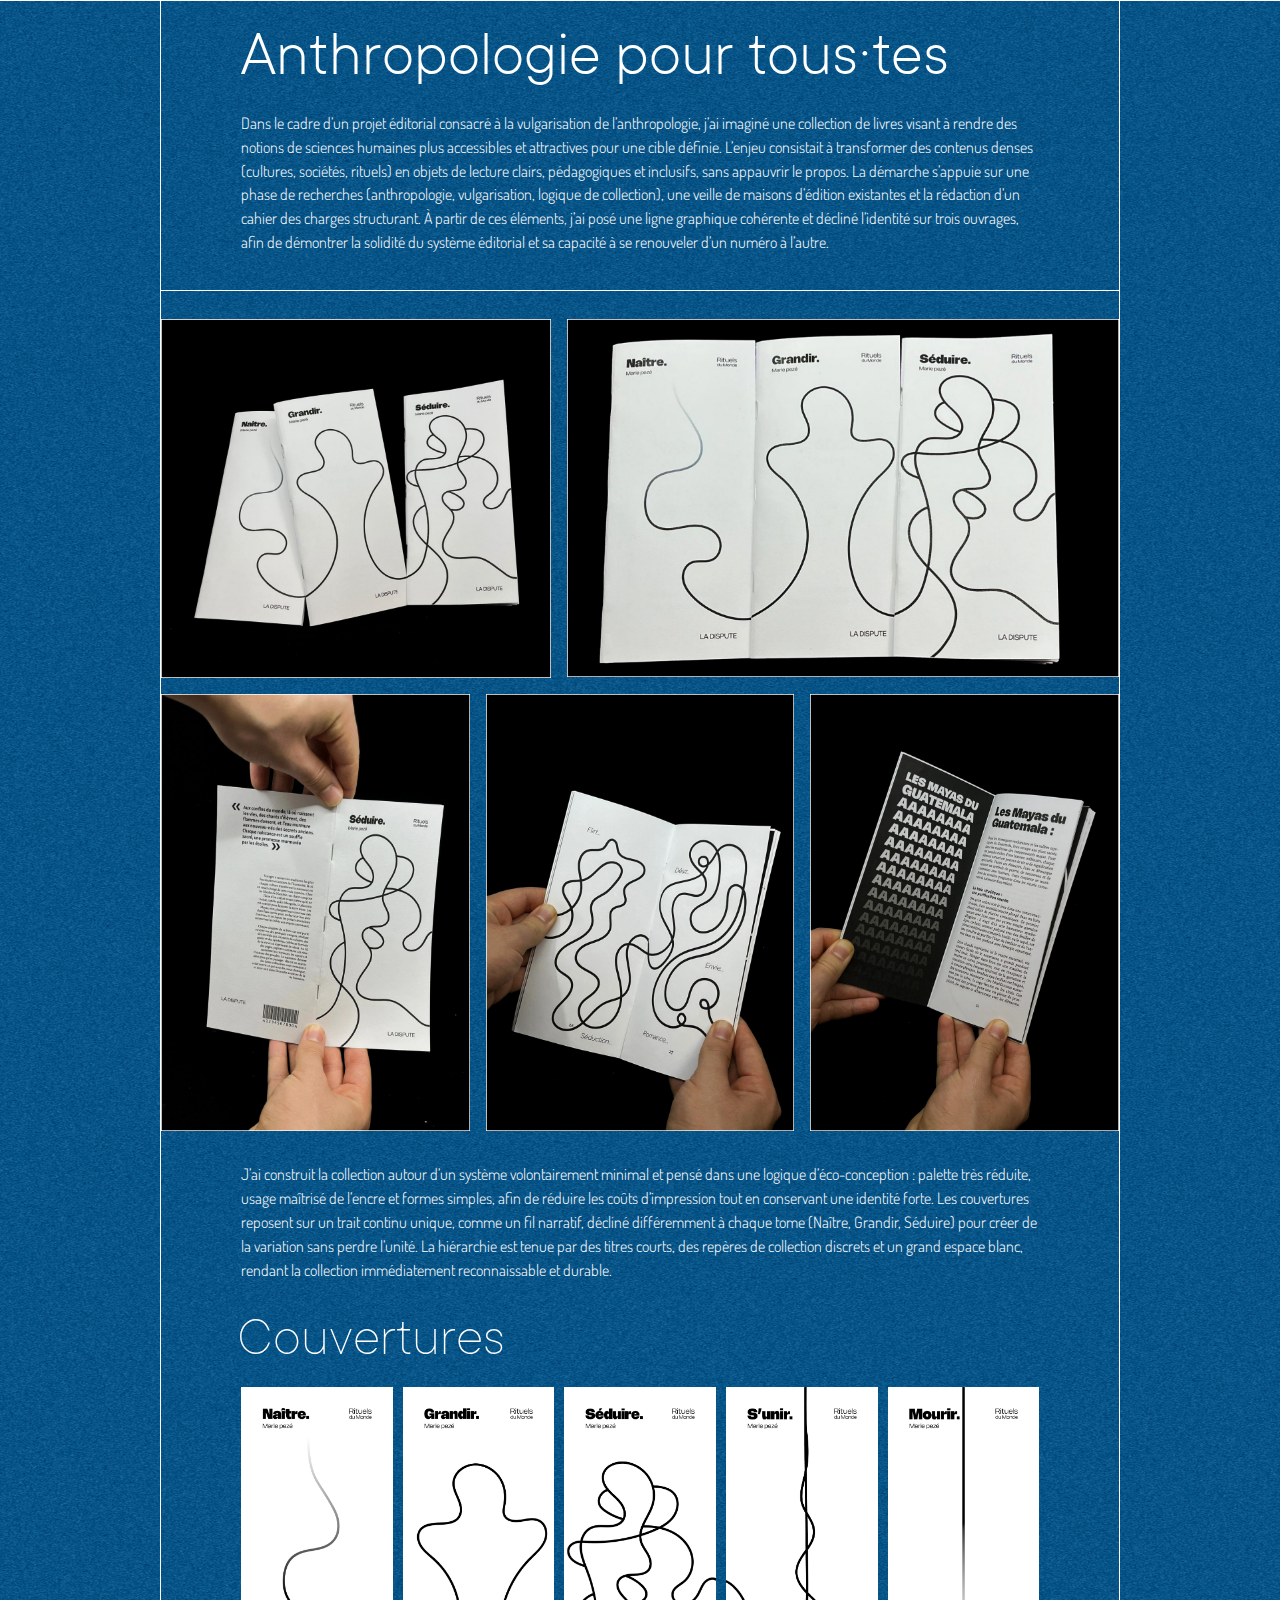
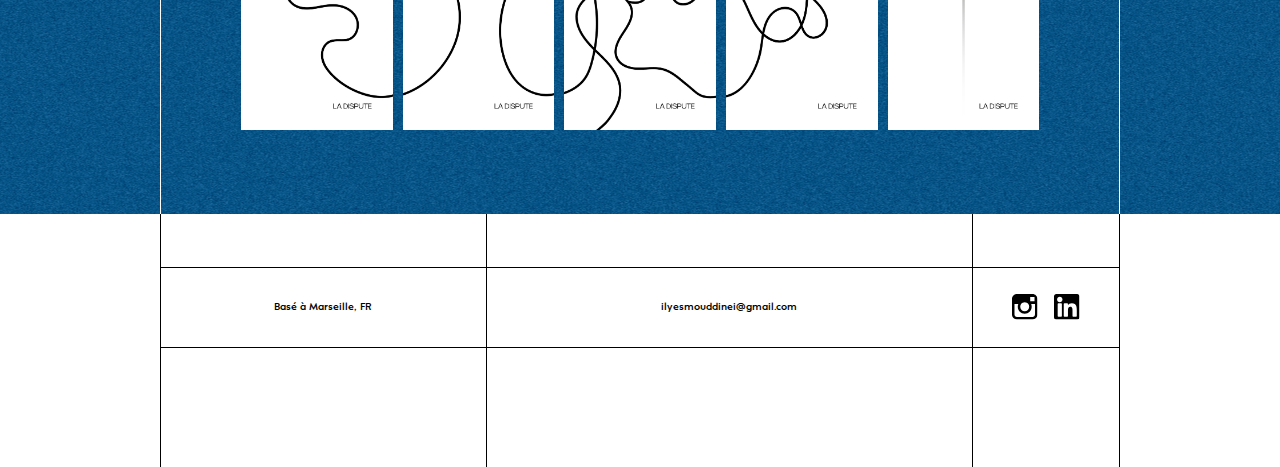
<file: pages/anthropologie.html>
<!doctype html>
<html lang="fr">
  <head>
    <meta charset="UTF-8" />
    <meta name="viewport" content="width=device-width, initial-scale=1.0" />
    <meta http-equiv="X-UA-Compatible" content="ie=edge" />
    <title>MOODYNNE - Anthropologie pour tous·tes</title>
    <link rel="stylesheet" href="./../styles/anthropologie.css" />
    <link rel="icon" type="image/png" href="./../favicon.png" />
  </head>
  <body>
    <nav class="header">
      <a href="./../index.html" class="header__ilyes">Mouddine Ilyes - Designer Graphique</a>
      <div class="header__link-group">
        <a href="./../index.html" class="header__link header__link--active">Projets</a>
        <a href="./about.html" class="header__link">À propos</a>
        <a href="#contact" class="header__link">Contact</a>
      </div>
    </nav>
    <div class="divider divider--permanent"></div>
    <section class="project">
      <h1 class="project__title">Anthropologie pour tous·tes</h1>
      <p class="project__description">
        Dans le cadre d’un projet éditorial consacré à la vulgarisation de l’anthropologie, j’ai imaginé une collection
        de livres visant à rendre des notions de sciences humaines plus accessibles et attractives pour une cible
        définie. L’enjeu consistait à transformer des contenus denses (cultures, sociétés, rituels) en objets de lecture
        clairs, pédagogiques et inclusifs, sans appauvrir le propos. La démarche s’appuie sur une phase de recherches
        (anthropologie, vulgarisation, logique de collection), une veille de maisons d’édition existantes et la
        rédaction d’un cahier des charges structurant. À partir de ces éléments, j’ai posé une ligne graphique cohérente
        et décliné l’identité sur trois ouvrages, afin de démontrer la solidité du système éditorial et sa capacité à se
        renouveler d’un numéro à l’autre.
      </p>
      <div class="divider divider--permanent divider--col-span"></div>
    </section>
    <section class="project">
      <div class="project__pictures project__pictures--anthropologie">
        <img src="./../img/anthropologie/anthropologie1.png" class="anthropologie__first-pic" />
        <img src="./../img/anthropologie/anthropologie2.png" class="anthropologie__second-pic" />
        <img src="./../img/anthropologie/anthropologie3.png" class="anthropologie__other-pic" />
        <img src="./../img/anthropologie/anthropologie4.png" class="anthropologie__other-pic" />
        <img src="./../img/anthropologie/anthropologie5.png" class="anthropologie__other-pic" />
      </div>
      <p class="project__paragraph">
        J’ai construit la collection autour d’un système volontairement minimal et pensé dans une logique
        d’éco-conception : palette très réduite, usage maîtrisé de l’encre et formes simples, afin de réduire les coûts
        d’impression tout en conservant une identité forte. Les couvertures reposent sur un trait continu unique, comme
        un fil narratif, décliné différemment à chaque tome (Naître, Grandir, Séduire) pour créer de la variation sans
        perdre l’unité. La hiérarchie est tenue par des titres courts, des repères de collection discrets et un grand
        espace blanc, rendant la collection immédiatement reconnaissable et durable.
      </p>
      <h2 class="project__other-title project__title--fix">Couvertures</h2>
      <div class="anthropologie__cover project__bottom-spacing">
        <img src="./../img/anthropologie/RENDU NAITRE.jpg" class="anthropologie__cover-pic" loading="lazy" />
        <img src="./../img/anthropologie/RENDU GRANDIR.jpg" class="anthropologie__cover-pic" loading="lazy" />
        <img src="./../img/anthropologie/RENDU SEDUIRE.jpg" class="anthropologie__cover-pic" loading="lazy" />
        <img src="./../img/anthropologie/RENDU S_UNIR.jpg" class="anthropologie__cover-pic" loading="lazy" />
        <img src="./../img/anthropologie/RENDU MOURIR.jpg" class="anthropologie__cover-pic" loading="lazy" />
      </div>
    </section>
    <footer class="footer" id="contact">
      <div class="footer__infos">
        <p class="footer__location">Basé à Marseille, FR</p>
        <div class="footer__divider footer__divider--desktop"></div>
        <p class="footer__mail">ilyesmouddinei@gmail.com</p>
        <div class="footer__divider footer__divider--mobile-only"></div>
        <div class="footer__socials">
          <a href="https://www.instagram.com/moodynne/?hl=fr" target="_blank">
            <img src="./../img/svg/instagram.svg" alt="Lien vers le compte instagram MOODYNNE" />
          </a>
          <a href="https://www.linkedin.com/in/ilyes-mouddine-a035652a7/" target="_blank">
            <img src="./../img/svg/linkedin.svg" alt="Lien vers le compte linkedin MOODYNNE" />
          </a>
        </div>
      </div>
    </footer>
  </body>
</html>
</file>
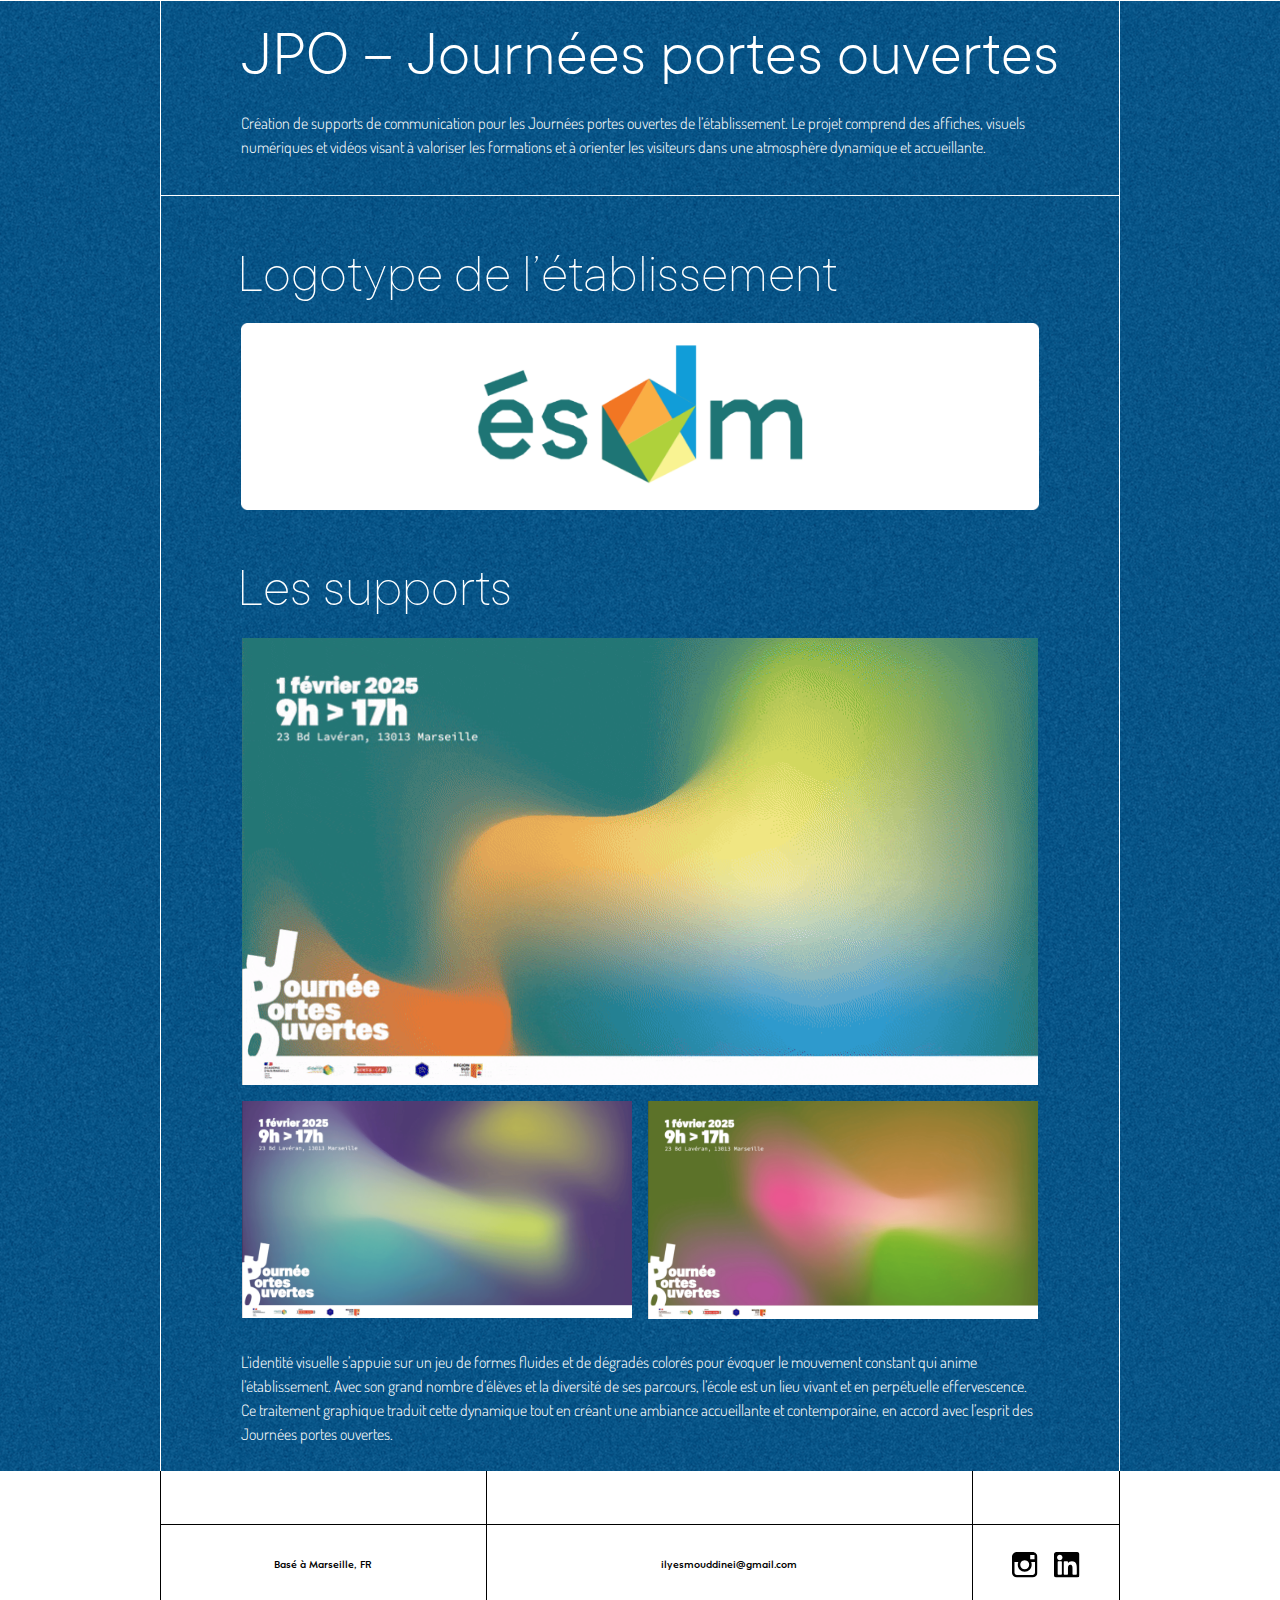
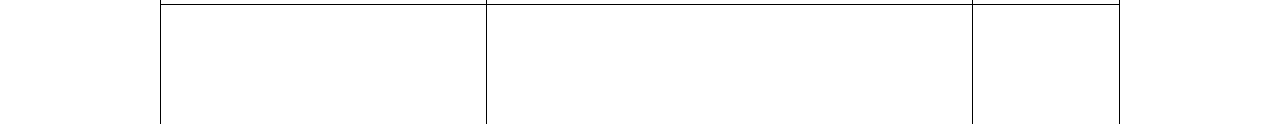
<file: pages/jpo-diderot.html>
<!doctype html>
<html lang="fr">
  <head>
    <meta charset="UTF-8" />
    <meta name="viewport" content="width=device-width, initial-scale=1.0" />
    <meta http-equiv="X-UA-Compatible" content="ie=edge" />
    <title>MOODYNNE - JPO – Journées portes ouvertes</title>
    <link rel="stylesheet" href="./../styles/jpo-diderot.css" />
  </head>
  <body>
    <nav class="header">
      <a href="./../index.html" class="header__ilyes">Mouddine Ilyes - Designer Graphique</a>
      <div class="header__link-group">
        <a href="./../index.html" class="header__link header__link--active">Projets</a>
        <a href="./about.html" class="header__link">À propos</a>
        <a href="#contact" class="header__link">Contact</a>
      </div>
    </nav>
    <div class="divider divider--permanent"></div>
    <section class="project">
      <h1 class="project__title">JPO – Journées portes ouvertes</h1>
      <p class="project__description">
        Création de supports de communication pour les Journées portes ouvertes de l’établissement. Le projet comprend
        des affiches, visuels numériques et vidéos visant à valoriser les formations et à orienter les visiteurs dans
        une atmosphère dynamique et accueillante.
      </p>
      <div class="divider divider--permanent divider--col-span"></div>
    </section>
    <section class="project">
      <h2 class="project__other-title project__other-title--jpo-diderot project__title--fix">
        Logotype de l’établissement
      </h2>
      <img src="./../img/jpo/logotype.png" class="jpo-diderot__logotype" />
      <h2 class="project__other-title project__other-title--jpo-diderot project__title--fix">Les supports</h2>
      <div class="project__pictures project__pictures--jpo-diderot">
        <img src="./../img/jpo/jpo-loop.gif" class="jpo-diderot__gif" />
        <img src="./../img/jpo/jpo2.png" class="jpo-diderot__other-pic jpo-diderot__other-pic--left" />
        <img src="./../img/jpo/jpo3.png" class="jpo-diderot__other-pic" />
      </div>
      <p class="project__paragraph">
        L’identité visuelle s’appuie sur un jeu de formes fluides et de dégradés colorés pour évoquer le mouvement
        constant qui anime l’établissement. Avec son grand nombre d’élèves et la diversité de ses parcours, l’école est
        un lieu vivant et en perpétuelle effervescence. Ce traitement graphique traduit cette dynamique tout en créant
        une ambiance accueillante et contemporaine, en accord avec l’esprit des Journées portes ouvertes.
      </p>
    </section>
    <footer class="footer" id="contact">
      <div class="footer__infos">
        <p class="footer__location">Basé à Marseille, FR</p>
        <div class="footer__divider footer__divider--desktop"></div>
        <p class="footer__mail">ilyesmouddinei@gmail.com</p>
        <div class="footer__divider"></div>
        <div class="footer__socials">
          <a href="https://www.instagram.com/moodynne/?hl=fr" target="_blank">
            <img src="./../img/svg/instagram.svg" alt="Lien vers le compte instagram MOODYNNE" />
          </a>
          <a href="https://www.linkedin.com/in/ilyes-mouddine-a035652a7/" target="_blank">
            <img src="./../img/svg/linkedin.svg" alt="Lien vers le compte linkedin MOODYNNE" />
          </a>
        </div>
      </div>
    </footer>
  </body>
</html>
</file>
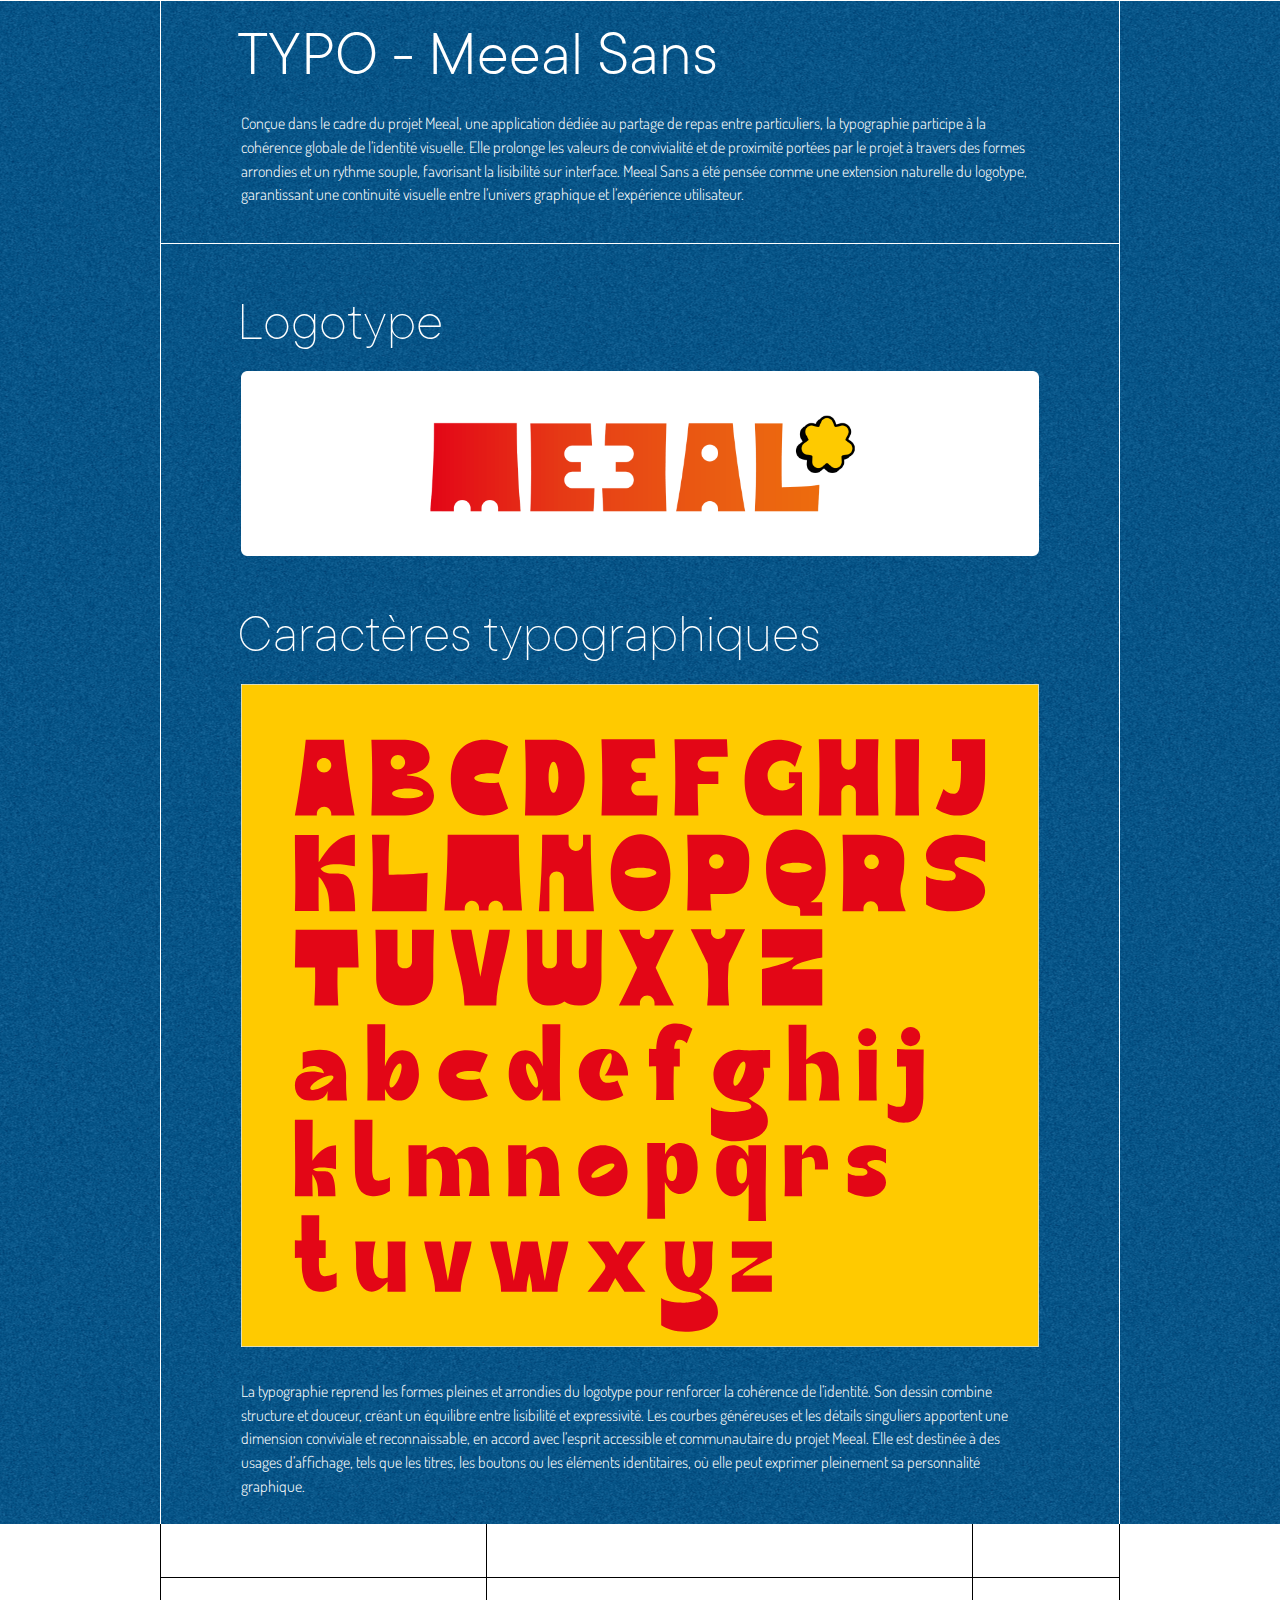
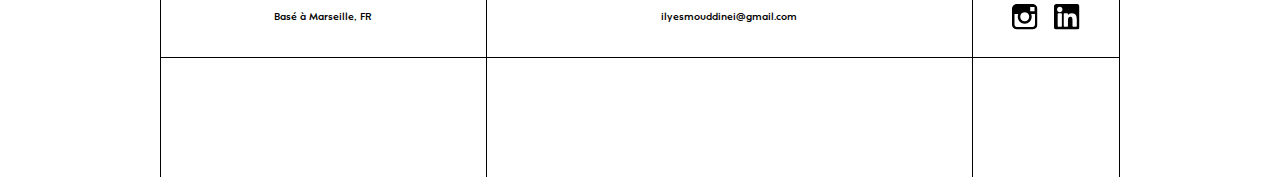
<file: pages/meeal-sans.html>
<!doctype html>
<html lang="fr">
  <head>
    <meta charset="UTF-8" />
    <meta name="viewport" content="width=device-width, initial-scale=1.0" />
    <meta http-equiv="X-UA-Compatible" content="ie=edge" />
    <title>MOODYNNE - TYPO - Meeal Sans</title>
    <link rel="stylesheet" href="./../styles/meeal-sans.css" />
  </head>
  <body>
    <nav class="header">
      <a href="./../index.html" class="header__ilyes">Mouddine Ilyes - Designer Graphique</a>
      <div class="header__link-group">
        <a href="./../index.html" class="header__link header__link--active">Projets</a>
        <a href="./about.html" class="header__link">À propos</a>
        <a href="#contact" class="header__link">Contact</a>
      </div>
    </nav>
    <div class="divider divider--permanent"></div>
    <section class="project">
      <h1 class="project__title project__title--fix">TYPO - Meeal Sans</h1>
      <p class="project__description">
        Conçue dans le cadre du projet Meeal, une application dédiée au partage de repas entre particuliers, la
        typographie participe à la cohérence globale de l’identité visuelle. Elle prolonge les valeurs de convivialité
        et de proximité portées par le projet à travers des formes arrondies et un rythme souple, favorisant la
        lisibilité sur interface. Meeal Sans a été pensée comme une extension naturelle du logotype, garantissant une
        continuité visuelle entre l’univers graphique et l’expérience utilisateur.
      </p>
      <div class="divider divider--permanent divider--col-span"></div>
    </section>
    <section class="project">
      <h2 class="project__other-title project__other-title--meal-sans project__title--fix">Logotype</h2>
      <img
        src="./../img/meeal-sans/logotype.png"
        class="meeal-sans__medias"
        alt="Utilisation de la police sur un logo donnée"
      />
      <h2 class="project__other-title project__other-title--meal-sans project__title--fix">
        Caractères typographiques
      </h2>
      <img
        src="./../img/meeal-sans/characters.svg"
        class="meeal-sans__medias"
        alt="Toutes les lettres de l'alphabet ayant comme police MEEAL-SANS"
      />
      <p class="project__paragraph">
        La typographie reprend les formes pleines et arrondies du logotype pour renforcer la cohérence de l’identité.
        Son dessin combine structure et douceur, créant un équilibre entre lisibilité et expressivité. Les courbes
        généreuses et les détails singuliers apportent une dimension conviviale et reconnaissable, en accord avec
        l’esprit accessible et communautaire du projet Meeal. Elle est destinée à des usages d’affichage, tels que les
        titres, les boutons ou les éléments identitaires, où elle peut exprimer pleinement sa personnalité graphique.
      </p>
    </section>
    <footer class="footer" id="contact">
      <div class="footer__infos">
        <p class="footer__location">Basé à Marseille, FR</p>
        <div class="footer__divider footer__divider--desktop"></div>
        <p class="footer__mail">ilyesmouddinei@gmail.com</p>
        <div class="footer__divider"></div>
        <div class="footer__socials">
          <a href="https://www.instagram.com/moodynne/?hl=fr" target="_blank">
            <img src="./../img/svg/instagram.svg" alt="Lien vers le compte instagram MOODYNNE" />
          </a>
          <a href="https://www.linkedin.com/in/ilyes-mouddine-a035652a7/" target="_blank">
            <img src="./../img/svg/linkedin.svg" alt="Lien vers le compte linkedin MOODYNNE" />
          </a>
        </div>
      </div>
    </footer>
  </body>
</html>
</file>
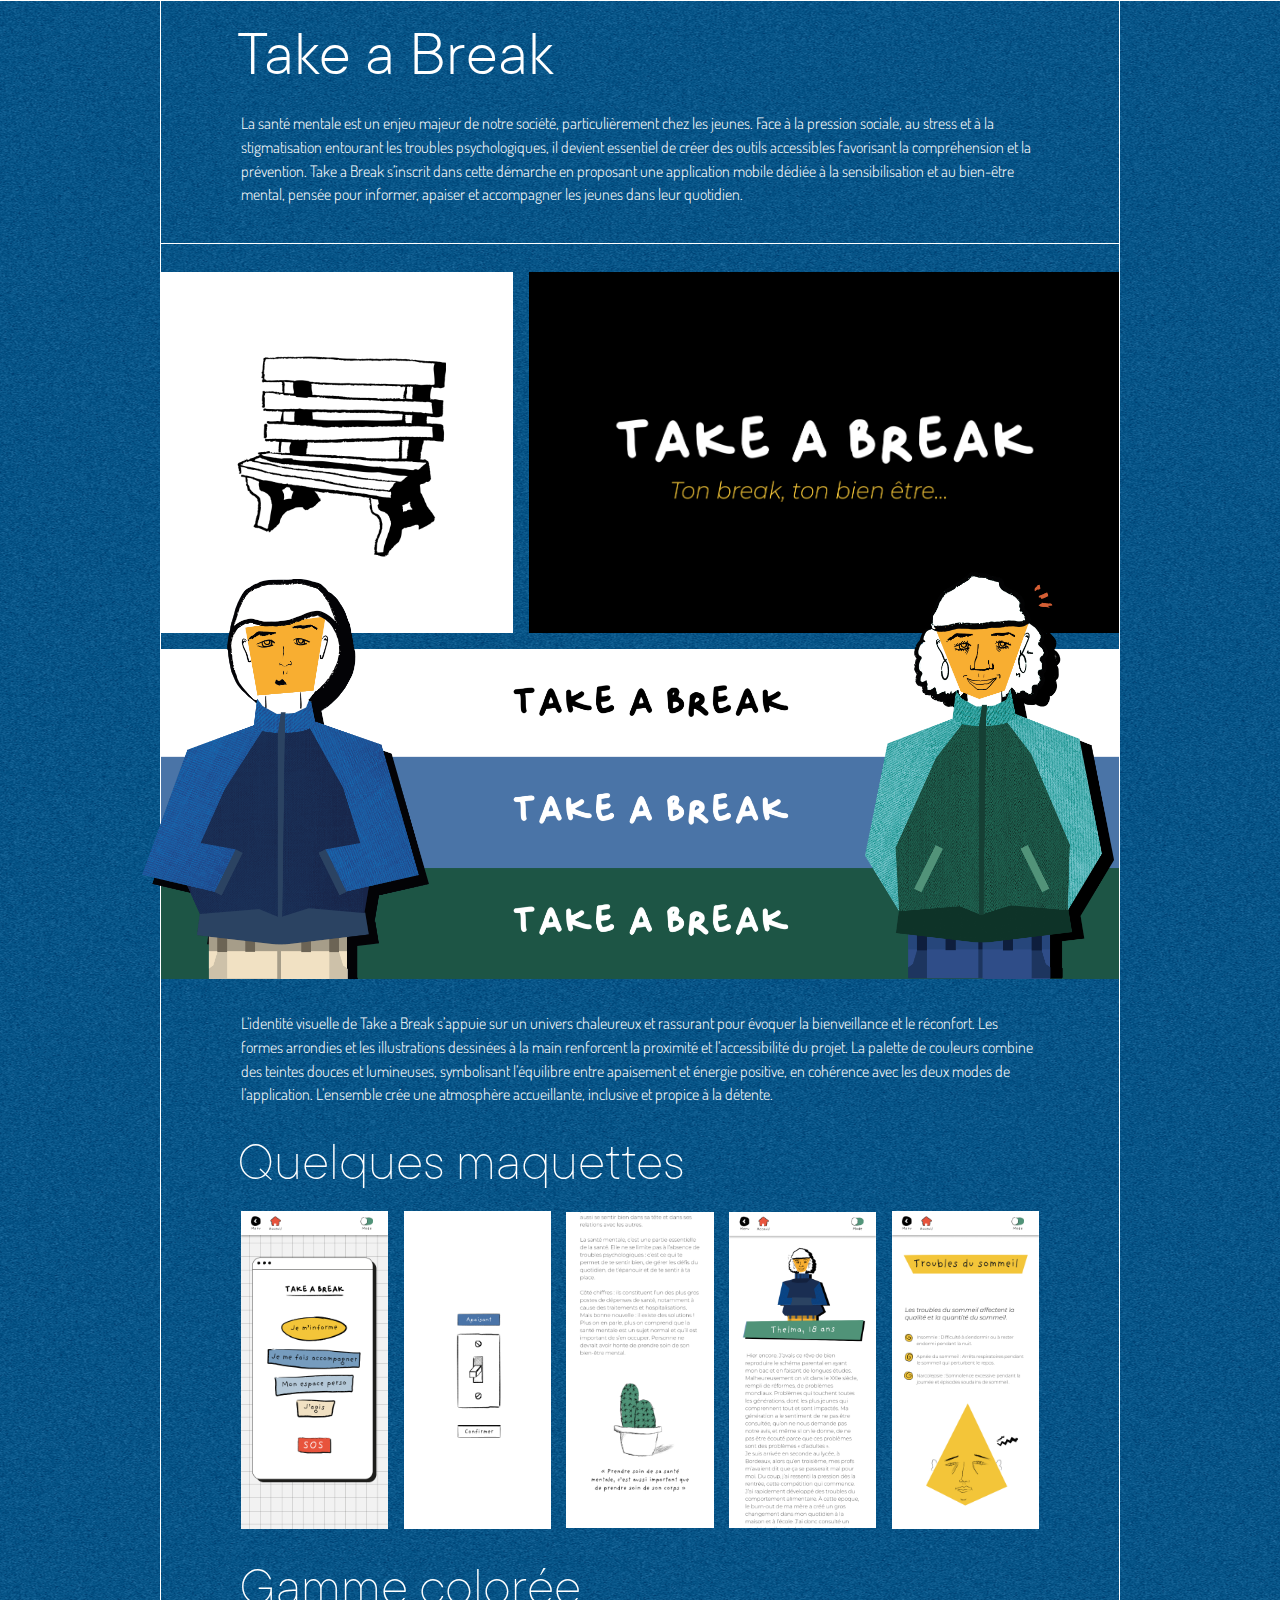
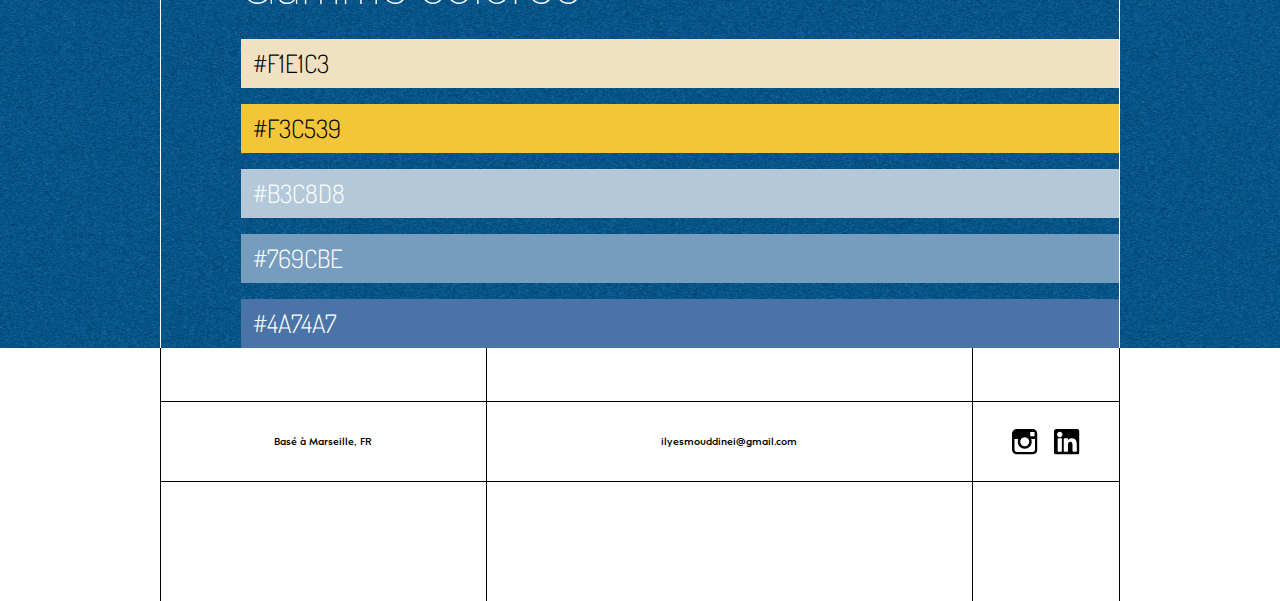
<file: pages/take-a-break.html>
<!doctype html>
<html lang="fr">
  <head>
    <meta charset="UTF-8" />
    <meta name="viewport" content="width=device-width, initial-scale=1.0" />
    <meta http-equiv="X-UA-Compatible" content="ie=edge" />
    <title>MOODYNNE - Take a Break</title>
    <link rel="stylesheet" href="./../styles/take-a-break.css" />
  </head>
  <body>
    <nav class="header">
      <a href="./../index.html" class="header__ilyes">Mouddine Ilyes - Designer Graphique</a>
      <div class="header__link-group">
        <a href="./../index.html" class="header__link header__link--active">Projets</a>
        <a href="./about.html" class="header__link">À propos</a>
        <a href="#contact" class="header__link">Contact</a>
      </div>
    </nav>
    <div class="divider divider--permanent"></div>
    <section class="project">
      <h1 class="project__title project__title--fix">Take a Break</h1>
      <p class="project__description">
        La santé mentale est un enjeu majeur de notre société, particulièrement chez les jeunes. Face à la pression
        sociale, au stress et à la stigmatisation entourant les troubles psychologiques, il devient essentiel de créer
        des outils accessibles favorisant la compréhension et la prévention. Take a Break s’inscrit dans cette démarche
        en proposant une application mobile dédiée à la sensibilisation et au bien-être mental, pensée pour informer,
        apaiser et accompagner les jeunes dans leur quotidien.
      </p>
      <div class="divider divider--permanent divider--col-span"></div>
    </section>
    <section class="project">
      <div class="project__pictures project__pictures--take-a-break">
        <div class="take-a-break__top-pic-wrapper">
          <img src="./../img/take-a-break/take-a-break1.png" class="take-a-break__first-pic" />
          <img src="./../img/take-a-break/take-a-break2.png" class="take-a-break__second-pic" />
        </div>
        <div class="take-a-break__third-pic-wrapper">
          <img src="./../img/take-a-break/take-a-break3.png" class="take-a-break__third-pic" />
          <img src="./../img/take-a-break/homme take a break.png" class="take-a-break__man" />
          <img src="./../img/take-a-break/femme take a break.png" class="take-a-break__woman" />
        </div>
      </div>
      <p class="project__paragraph">
        L’identité visuelle de Take a Break s’appuie sur un univers chaleureux et rassurant pour évoquer la
        bienveillance et le réconfort. Les formes arrondies et les illustrations dessinées à la main renforcent la
        proximité et l’accessibilité du projet. La palette de couleurs combine des teintes douces et lumineuses,
        symbolisant l’équilibre entre apaisement et énergie positive, en cohérence avec les deux modes de l’application.
        L’ensemble crée une atmosphère accueillante, inclusive et propice à la détente.
      </p>
      <h2 class="project__other-title project__title--fix">Quelques maquettes</h2>
      <div class="take-a-break__cover">
        <img src="./../img/take-a-break/mockup1.png" class="take-a-break__mockup" />
        <img src="./../img/take-a-break/mockup2.png" class="take-a-break__mockup" />
        <img src="./../img/take-a-break/mockup3.png" class="take-a-break__mockup" />
        <img src="./../img/take-a-break/mockup4.png" class="take-a-break__mockup" />
        <img src="./../img/take-a-break/mockup5.png" class="take-a-break__mockup" />
      </div>
      <div class="colorful-range">
        <div class="colorful-range__container">
          <h2 class="colorful-range__title">Gamme colorée</h2>
          <div class="colorful-range__band-container">
            <div class="colorful-range__band colorful-range__band--F1E1C3">
              <p class="colorful-range__label colorful-range__label--black">#F1E1C3</p>
            </div>
            <div class="colorful-range__band colorful-range__band--F3C539">
              <p class="colorful-range__label colorful-range__label--black">#F3C539</p>
            </div>
            <div class="colorful-range__band colorful-range__band--B3C8D8">
              <p class="colorful-range__label">#B3C8D8</p>
            </div>
            <div class="colorful-range__band colorful-range__band--769CBE">
              <p class="colorful-range__label">#769CBE</p>
            </div>
            <div class="colorful-range__band colorful-range__band--4A74A7">
              <p class="colorful-range__label">#4A74A7</p>
            </div>
          </div>
        </div>
      </div>
    </section>
    <footer class="footer">
      <div class="footer__infos">
        <p class="footer__location">Basé à Marseille, FR</p>
        <div class="footer__divider footer__divider--desktop"></div>
        <p class="footer__mail">ilyesmouddinei@gmail.com</p>
        <div class="footer__divider"></div>
        <div class="footer__socials">
          <a href="https://www.instagram.com/moodynne/?hl=fr" target="_blank">
            <img src="./../img/svg/instagram.svg" alt="Lien vers le compte instagram MOODYNNE" />
          </a>
          <a href="https://www.linkedin.com/in/ilyes-mouddine-a035652a7/" target="_blank">
            <img src="./../img/svg/linkedin.svg" alt="Lien vers le compte linkedin MOODYNNE" />
          </a>
        </div>
      </div>
    </footer>
  </body>
</html>
</file>
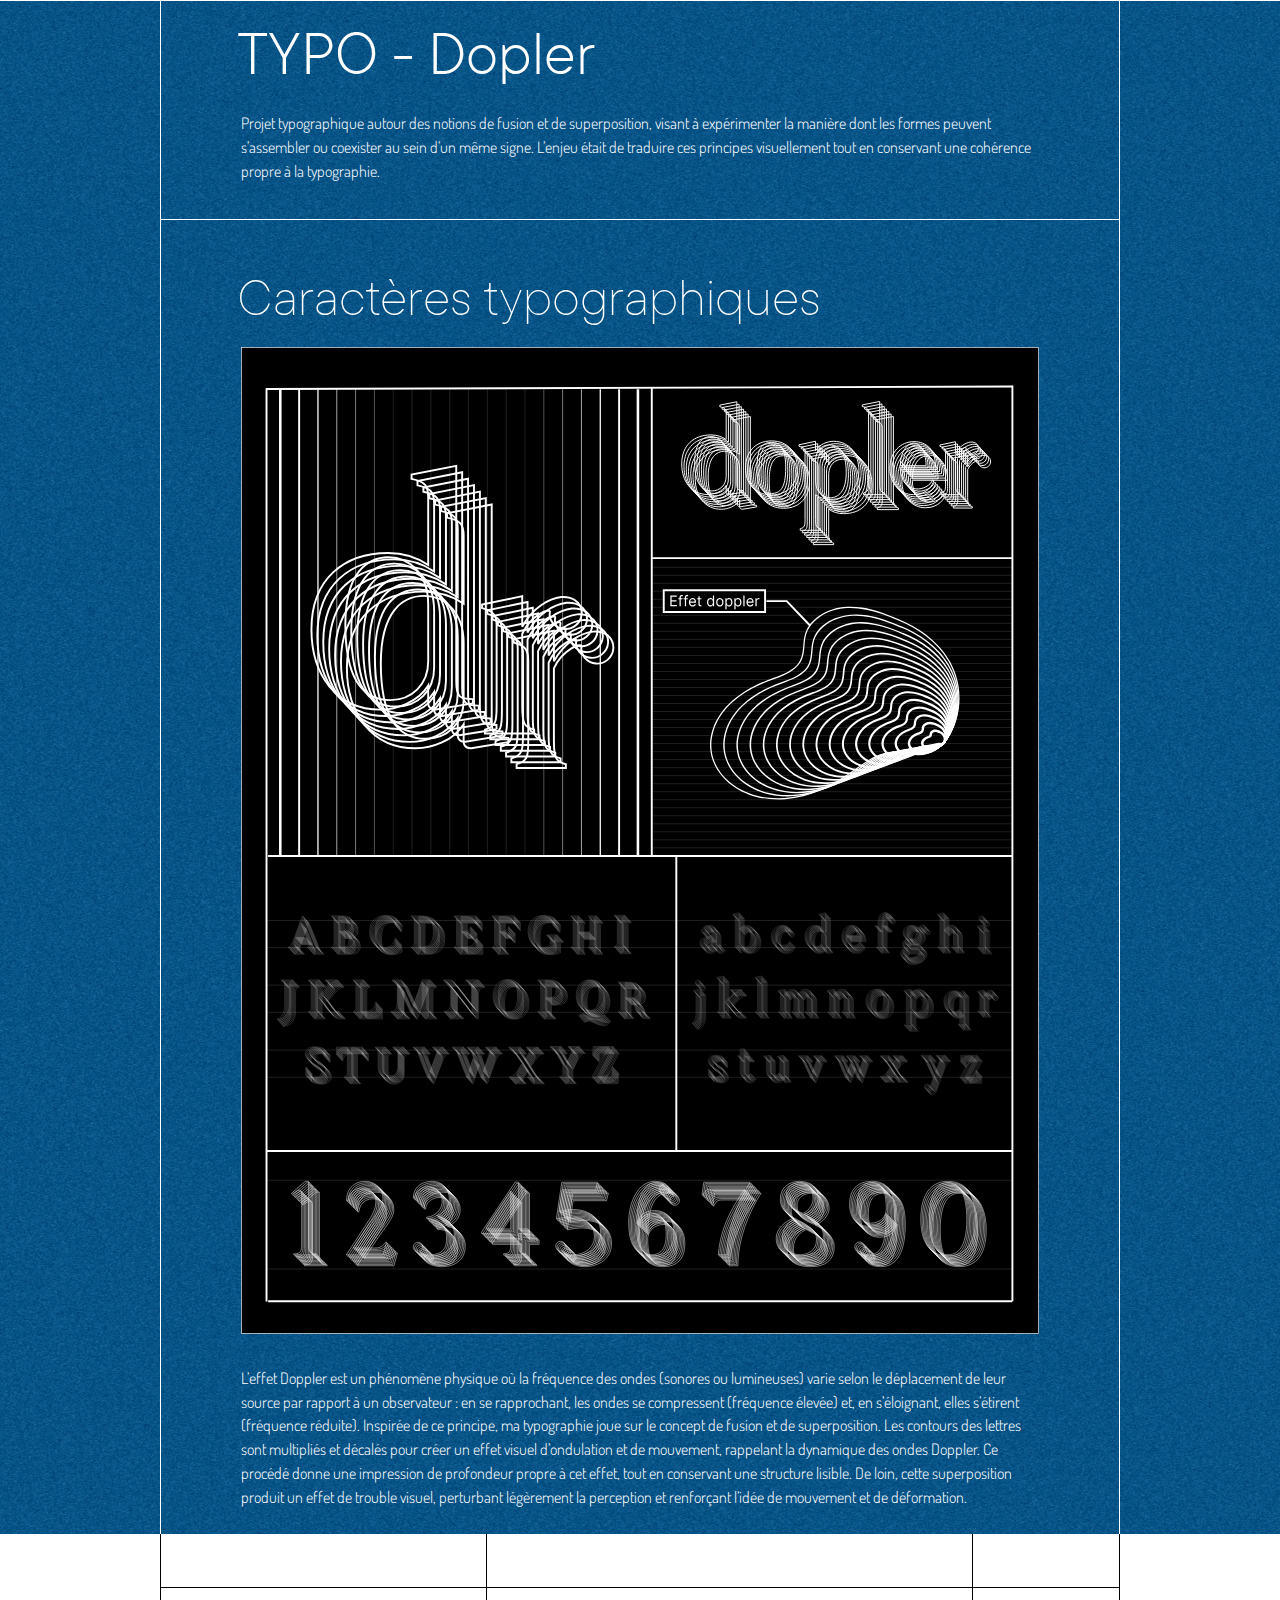
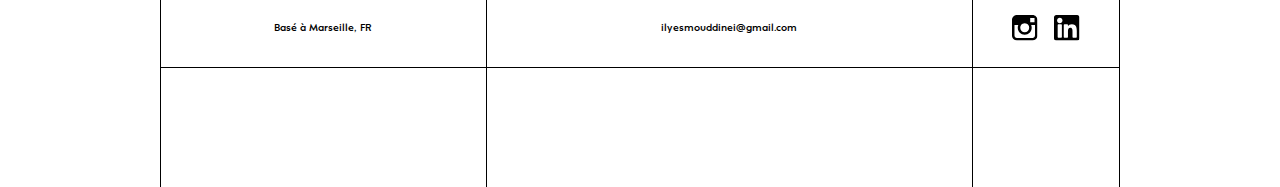
<file: pages/typo-doppler.html>
<!doctype html>
<html lang="fr">
  <head>
    <meta charset="UTF-8" />
    <meta name="viewport" content="width=device-width, initial-scale=1.0" />
    <meta http-equiv="X-UA-Compatible" content="ie=edge" />
    <title>MOODYNNE - TYPO - Dopler</title>
    <link rel="stylesheet" href="./../styles/typo-doppler.css" />
  </head>
  <body>
    <nav class="header">
      <a href="./../index.html" class="header__ilyes">Mouddine Ilyes - Designer Graphique</a>
      <div class="header__link-group">
        <a href="./../index.html" class="header__link header__link--active">Projets</a>
        <a href="./about.html" class="header__link">À propos</a>
        <a href="#contact" class="header__link">Contact</a>
      </div>
    </nav>
    <div class="divider divider--permanent"></div>
    <section class="project">
      <h1 class="project__title project__title--fix">TYPO - Dopler</h1>
      <p class="project__description">
        Projet typographique autour des notions de fusion et de superposition, visant à expérimenter la manière dont les
        formes peuvent s’assembler ou coexister au sein d’un même signe. L’enjeu était de traduire ces principes
        visuellement tout en conservant une cohérence propre à la typographie.
      </p>
      <div class="divider divider--permanent divider--col-span"></div>
    </section>
    <section class="project">
      <h2 class="project__other-title project__other-title--typo-doppler project__title--fix">
        Caractères typographiques
      </h2>
      <img src="./../img/typo-doppler/typo.svg" class="typo-doppler__medias" />
      <p class="project__paragraph">
        L’effet Doppler est un phénomène physique où la fréquence des ondes (sonores ou lumineuses) varie selon le
        déplacement de leur source par rapport à un observateur : en se rapprochant, les ondes se compressent (fréquence
        élevée) et, en s’éloignant, elles s’étirent (fréquence réduite). Inspirée de ce principe, ma typographie joue
        sur le concept de fusion et de superposition. Les contours des lettres sont multipliés et décalés pour créer un
        effet visuel d’ondulation et de mouvement, rappelant la dynamique des ondes Doppler. Ce procédé donne une
        impression de profondeur propre à cet effet, tout en conservant une structure lisible. De loin, cette
        superposition produit un effet de trouble visuel, perturbant légèrement la perception et renforçant l’idée de
        mouvement et de déformation.
      </p>
    </section>
    <footer class="footer" id="contact">
      <div class="footer__infos">
        <p class="footer__location">Basé à Marseille, FR</p>
        <div class="footer__divider footer__divider--desktop"></div>
        <p class="footer__mail">ilyesmouddinei@gmail.com</p>
        <div class="footer__divider"></div>
        <div class="footer__socials">
          <a href="https://www.instagram.com/moodynne/?hl=fr" target="_blank">
            <img src="./../img/svg/instagram.svg" alt="Lien vers le compte instagram MOODYNNE" />
          </a>
          <a href="https://www.linkedin.com/in/ilyes-mouddine-a035652a7/" target="_blank">
            <img src="./../img/svg/linkedin.svg" alt="Lien vers le compte linkedin MOODYNNE" />
          </a>
        </div>
      </div>
    </footer>
  </body>
</html>
</file>
<file: styles/anthropologie.css>
@import url("./base/base.css");
@import url("./base/project.css");

@import url("./layout/header.css");
@import url("./layout/footer.css");

@import url("./components/colorful_range.css");
@import url("./components/divider.css");

@import url("./utils.css");

@font-face {
  font-family: "Gravita GEO Medium";
  src: url("./../fonts/Gravita-GEO-Medium.otf");
}

@font-face {
  font-family: "Gravita GEO Light";
  src: url("./../fonts/Gravita-GEO-Light-.otf");
}

@font-face {
  font-family: "Dosis Light";
  src: url("./../fonts/Dosis-Light.ttf");
}

@font-face {
  font-family: "Gimbo Black";
  src: url("./../fonts/Gimbo-Black.otf");
}

@font-face {
  font-family: "TT Commons Black";
  src: url("./../fonts/TT-Commons-Black.otf");
}

@font-face {
  font-family: "TT Commons Light";
  src: url("./../fonts/TT-Commons-Light.otf");
}

@font-face {
  font-family: "TT Commons Thin";
  src: url("./../fonts/TT-Commons-Thin.otf");
}

.project__pictures--anthropologie {
  margin-top: clamp(1.5rem, 1.4194rem + 0.4032vw, 2rem);
  gap: clamp(0.5rem, 0.3387rem + 0.8065vw, 1.5rem);
}

.anthropologie__cover-pic,
.anthropologie__other-pic,
.anthropologie__second-pic,
.anthropologie__first-pic {
  display: block;
  width: 100%;
  height: auto;
  object-fit: contain;
}

.anthropologie__first-pic {
  grid-column: span 5;
}

.anthropologie__second-pic {
  grid-column: span 7;
}

.anthropologie__other-pic {
  grid-column: span 4;
}
.anthropologie__cover-pic {
  min-width: 0;
}

.anthropologie__cover {
  grid-column: 2 / 12;
  display: flex;
  align-items: center;
  gap: 0.625rem;
  width: 100%;
}
</file>
<file: styles/jpo-diderot.css>
@import url("./base/base.css");
@import url("./base/project.css");

@import url("./layout/header.css");
@import url("./layout/footer.css");

@import url("./components/divider.css");

@import url("./utils.css");

@font-face {
  font-family: "Gravita GEO Medium";
  src: url("./../fonts/Gravita-GEO-Medium.otf");
}

@font-face {
  font-family: "Gravita GEO Light";
  src: url("./../fonts/Gravita-GEO-Light-.otf");
}

@font-face {
  font-family: "Dosis Light";
  src: url("./../fonts/Dosis-Light.ttf");
}

@font-face {
  font-family: "Gimbo Black";
  src: url("./../fonts/Gimbo-Black.otf");
}

@font-face {
  font-family: "TT Commons Black";
  src: url("./../fonts/TT-Commons-Black.otf");
}

@font-face {
  font-family: "TT Commons Light";
  src: url("./../fonts/TT-Commons-Light.otf");
}

@font-face {
  font-family: "TT Commons Thin";
  src: url("./../fonts/TT-Commons-Thin.otf");
}

.project__other-title--jpo-diderot {
  margin-top: clamp(1.25rem, 0.4545rem + 3.9773vw, 3rem);
}

.project__pictures--jpo-diderot {
  gap: clamp(0.5rem, 0.3387rem + 0.8065vw, 1.5rem);
}

.jpo-diderot__other-pic,
.jpo-diderot__gif,
.jpo-diderot__logotype {
  display: block;
  width: 100%;
  height: auto;
  object-fit: contain;
}

.jpo-diderot__gif,
.jpo-diderot__logotype {
  grid-column: 2 / 12;
}

.jpo-diderot__other-pic {
  grid-column: span 5;
}

.jpo-diderot__other-pic--left {
  grid-column: 2 / 7;
}
</file>
<file: styles/meeal-sans.css>
@import url("./base/base.css");
@import url("./base/project.css");

@import url("./layout/header.css");
@import url("./layout/footer.css");

@import url("./components/colorful_range.css");
@import url("./components/divider.css");

@import url("./utils.css");

@font-face {
  font-family: "Gravita GEO Medium";
  src: url("./../fonts/Gravita-GEO-Medium.otf");
}

@font-face {
  font-family: "Gravita GEO Light";
  src: url("./../fonts/Gravita-GEO-Light-.otf");
}

@font-face {
  font-family: "Dosis Light";
  src: url("./../fonts/Dosis-Light.ttf");
}

@font-face {
  font-family: "Gimbo Black";
  src: url("./../fonts/Gimbo-Black.otf");
}

@font-face {
  font-family: "TT Commons Black";
  src: url("./../fonts/TT-Commons-Black.otf");
}

@font-face {
  font-family: "TT Commons Light";
  src: url("./../fonts/TT-Commons-Light.otf");
}

@font-face {
  font-family: "TT Commons Thin";
  src: url("./../fonts/TT-Commons-Thin.otf");
}

.project__other-title--meal-sans {
  margin-top: clamp(1.25rem, 0.4545rem + 3.9773vw, 3rem);
}

.meeal-sans__medias {
  display: block;
  width: 100%;
  height: auto;
  object-fit: contain;
}

.meeal-sans__medias {
  grid-column: 2 / 12;
}
</file>
<file: styles/take-a-break.css>
@import url("./base/base.css");
@import url("./base/project.css");

@import url("./layout/header.css");
@import url("./layout/footer.css");

@import url("./components/colorful_range.css");
@import url("./components/divider.css");

@import url("./utils.css");

@font-face {
  font-family: "Gravita GEO Medium";
  src: url("./../fonts/Gravita-GEO-Medium.otf");
}

@font-face {
  font-family: "Gravita GEO Light";
  src: url("./../fonts/Gravita-GEO-Light-.otf");
}

@font-face {
  font-family: "Dosis Light";
  src: url("./../fonts/Dosis-Light.ttf");
}

@font-face {
  font-family: "Gimbo Black";
  src: url("./../fonts/Gimbo-Black.otf");
}

@font-face {
  font-family: "TT Commons Black";
  src: url("./../fonts/TT-Commons-Black.otf");
}

@font-face {
  font-family: "TT Commons Light";
  src: url("./../fonts/TT-Commons-Light.otf");
}

@font-face {
  font-family: "TT Commons Thin";
  src: url("./../fonts/TT-Commons-Thin.otf");
}

.project__pictures--take-a-break {
  grid-column: 1 / -1;
  margin-top: clamp(1.5rem, 1.4194rem + 0.4032vw, 2rem);
  gap: clamp(0.5rem, 0.3387rem + 0.8065vw, 1.5rem);
}

.take-a-break__mockup,
.take-a-break__man,
.take-a-break__woman,
.take-a-break__third-pic,
.take-a-break__second-pic,
.take-a-break__first-pic {
  display: block;
  width: 100%;
  height: auto;
  object-fit: contain;
  min-width: 0;
}

.take-a-break__top-pic-wrapper {
  grid-column: 1 / -1;
  display: flex;
  gap: clamp(0.5rem, 0.3387rem + 0.8065vw, 1.5rem);
}

.take-a-break__third-pic-wrapper {
  grid-column: 1 / -1;
  position: relative;
  width: 100%;
}

.take-a-break__first-pic {
  width: 37.36%;
  object-fit: cover;
}

.take-a-break__second-pic {
  width: 62.64%;
}

.take-a-break__third-pic {
  grid-column: 1 / -1;
}

.take-a-break__man {
  position: absolute;
  left: -2%;
  bottom: 0;
  width: 30%;
}

.take-a-break__woman {
  position: absolute;
  right: 0.5%;
  bottom: 0;
  width: 26%;
}

.take-a-break__cover {
  grid-column: 2 / 12;
  display: flex;
  width: 100%;
  gap: clamp(0.5rem, 0.3387rem + 0.8065vw, 1.5rem);
}
</file>
<file: styles/typo-doppler.css>
@import url("./base/base.css");
@import url("./base/project.css");

@import url("./layout/header.css");
@import url("./layout/footer.css");

@import url("./components/colorful_range.css");
@import url("./components/divider.css");

@import url("./utils.css");

@font-face {
  font-family: "Gravita GEO Medium";
  src: url("./../fonts/Gravita-GEO-Medium.otf");
  font-display: swap;
}

@font-face {
  font-family: "Dosis Light";
  src: url("./../fonts/Dosis-Light.ttf");
  font-display: swap;
}

@font-face {
  font-family: "TT Commons Light";
  src: url("./../fonts/TT-Commons-Light.otf");
  font-display: swap;
}

@font-face {
  font-family: "TT Commons Thin";
  src: url("./../fonts/TT-Commons-Thin.otf");
  font-display: swap;
}

.project__other-title--typo-doppler {
  margin-top: clamp(1.25rem, 0.4545rem + 3.9773vw, 3rem);
}

.typo-doppler__medias {
  grid-column: 2 / 12;
  display: block;
  width: 100%;
  height: auto;
  object-fit: contain;
}
</file>
